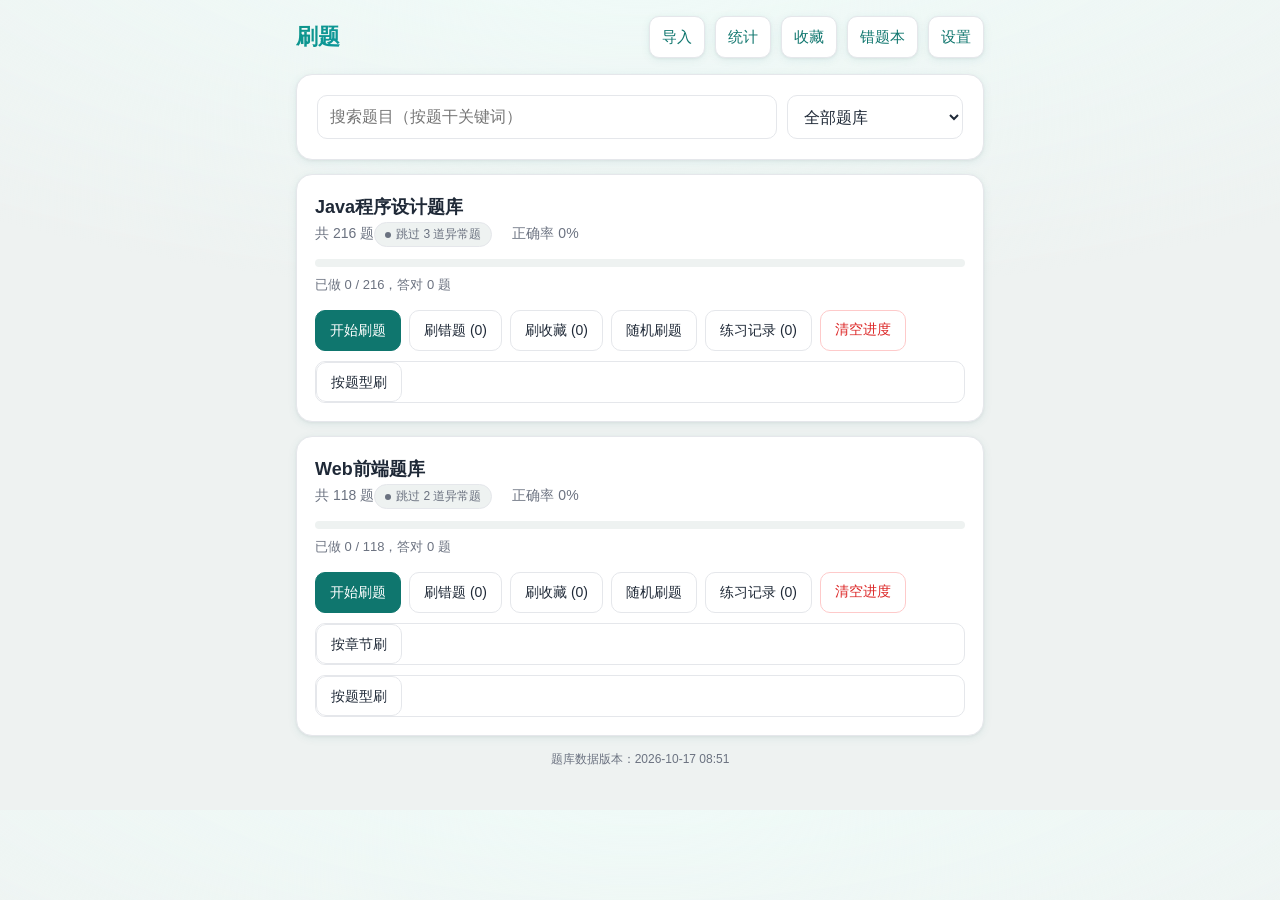
<file: index.html>
<!DOCTYPE html>
<html lang="zh-CN">
<head>
  <meta charset="UTF-8">
  <meta name="viewport" content="width=device-width, initial-scale=1.0, maximum-scale=1.0, user-scalable=no">
  <title>刷题</title>
  <link rel="stylesheet" href="css/style.css">
</head>
<body>
  <div class="container">
    <div class="topbar">
      <h1>刷题</h1>
      <a class="back-link" href="import.html">导入</a>
      <a class="back-link" href="stats.html">统计</a>
      <a class="back-link" href="fav.html">收藏</a>
      <a class="back-link" href="wrong.html">错题本</a>
      <a class="back-link" href="javascript:void(0)" id="btn-settings">设置</a>
    </div>

    <div class="card toolbar">
      <input type="search" id="bank-search" class="search-input" placeholder="搜索题目（按题干关键词）">
      <select id="bank-switch" class="select-input">
        <option value="">全部题库</option>
      </select>
    </div>

    <div id="bank-list"></div>

    <p class="version-note" id="version-note"></p>
  </div>

  <!-- 设置面板 -->
  <div class="mask" id="settings-mask" style="display:none;">
    <div class="modal-box">
      <p class="modal-title">设置</p>
      <div class="setting-row">
        <span class="label">深色模式</span>
        <div class="seg" id="theme-seg">
          <button data-theme="light">浅色</button>
          <button data-theme="dark">深色</button>
        </div>
      </div>
      <div class="setting-row">
        <span class="label">字体大小</span>
        <div class="seg" id="font-seg">
          <button data-font="normal">中</button>
          <button data-font="large">大</button>
          <button data-font="xlarge">特大</button>
        </div>
      </div>
      <div class="setting-row">
        <span class="label">大按钮</span>
        <div class="seg" id="bigbtn-seg">
          <button data-bigbtn="0">关</button>
          <button data-bigbtn="1">开</button>
        </div>
      </div>
      <div class="setting-row">
        <span class="label">答题音效</span>
        <div class="seg" id="sound-seg">
          <button data-sound="0">关</button>
          <button data-sound="1">开</button>
        </div>
      </div>
      <div class="modal-actions">
        <button class="btn btn-primary" id="settings-close">完成</button>
      </div>
    </div>
  </div>

  <script src="js/data.js"></script>
  <script src="js/common.js"></script>
  <script src="js/index.js"></script>
</body>
</html>
</file>
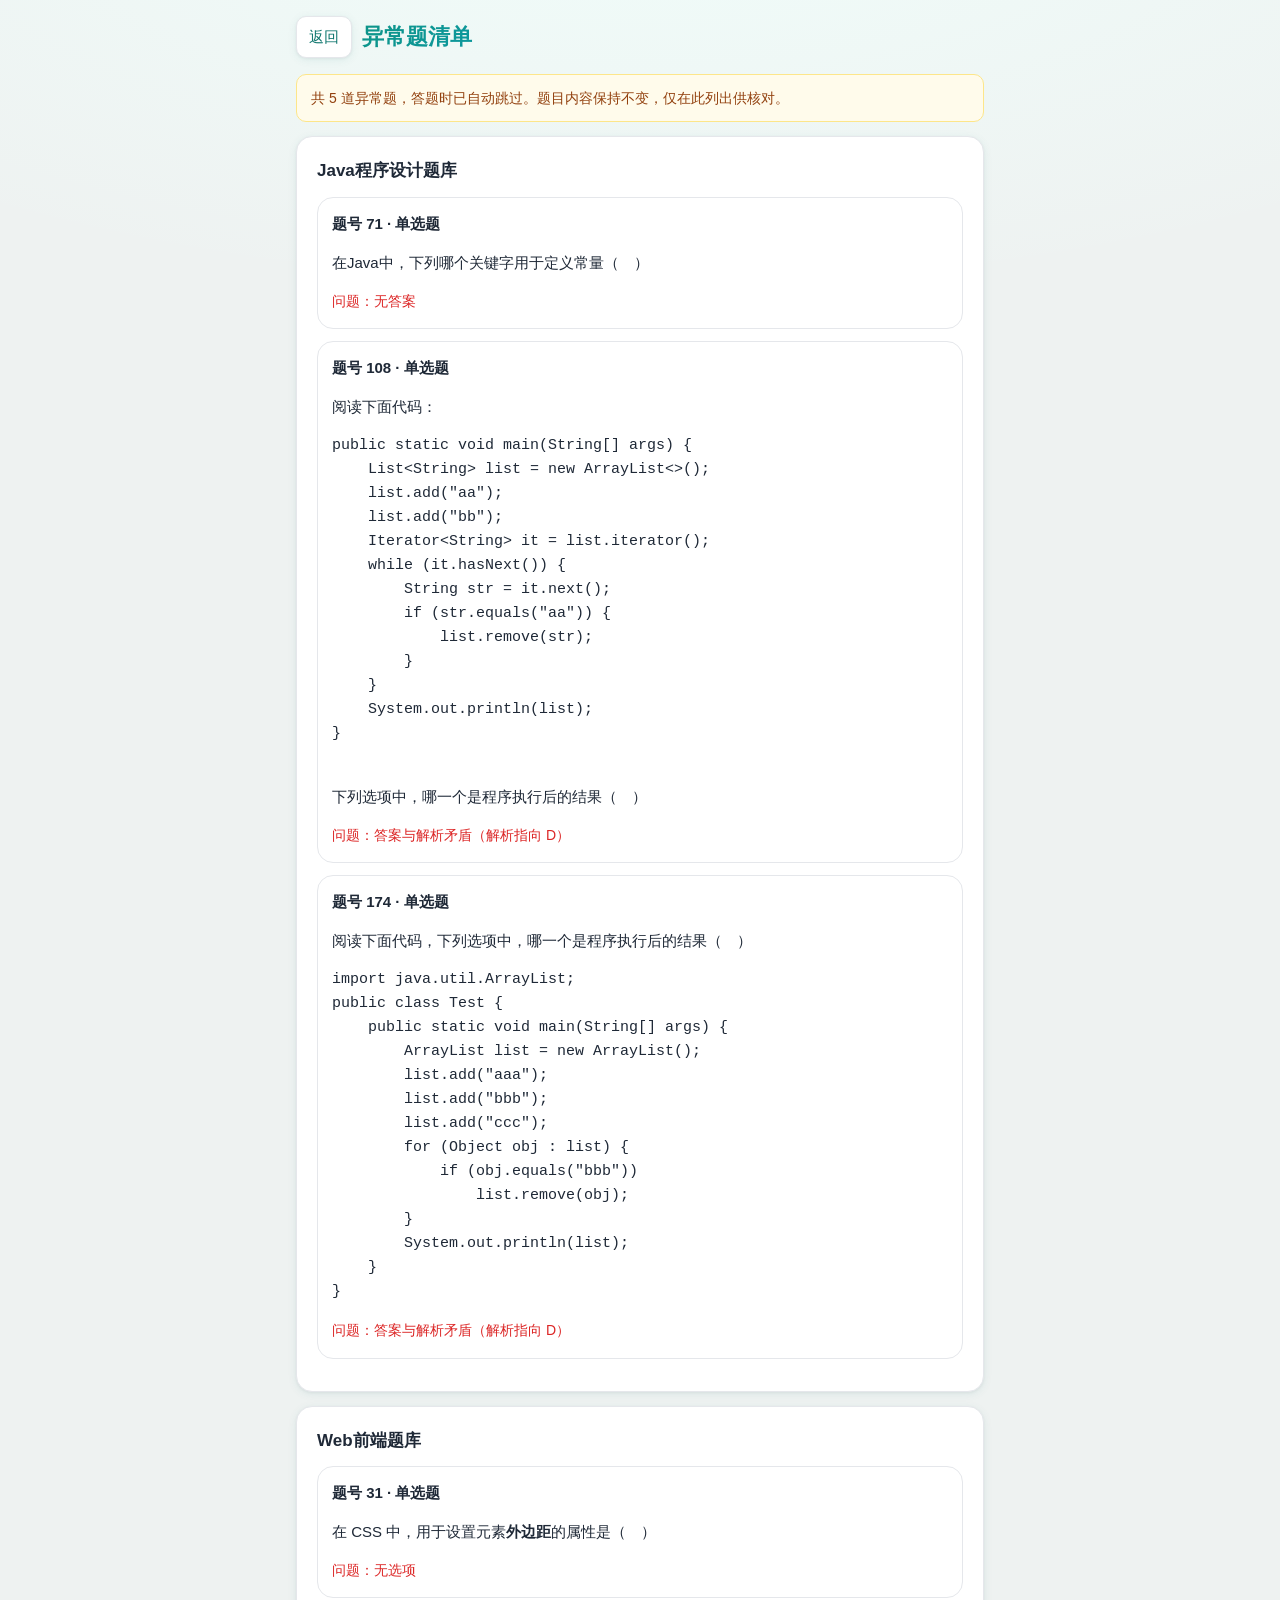
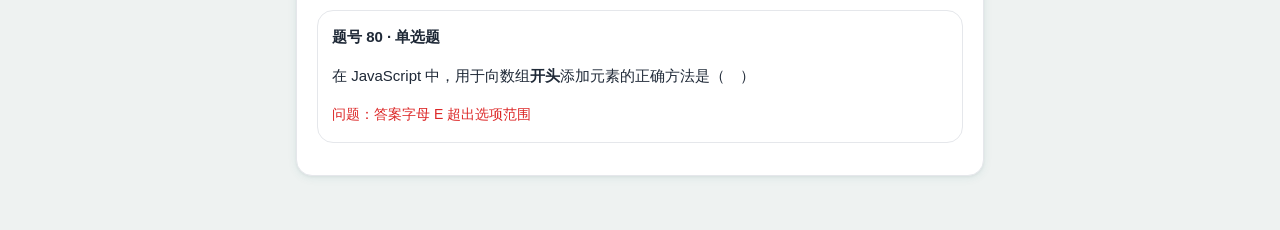
<file: abnormal.html>
<!DOCTYPE html>
<html lang="zh-CN">
<head>
  <meta charset="UTF-8">
  <meta name="viewport" content="width=device-width, initial-scale=1.0, maximum-scale=1.0, user-scalable=no">
  <title>异常题清单</title>
  <link rel="stylesheet" href="css/style.css">
</head>
<body>
  <div class="container">
    <div class="topbar">
      <a class="back-link" href="index.html">返回</a>
      <h1>异常题清单</h1>
    </div>
    <div id="abnormal-body"></div>
  </div>
  <script src="js/data.js"></script>
  <script src="js/common.js"></script>
  <script src="js/abnormal.js"></script>
</body>
</html>
</file>
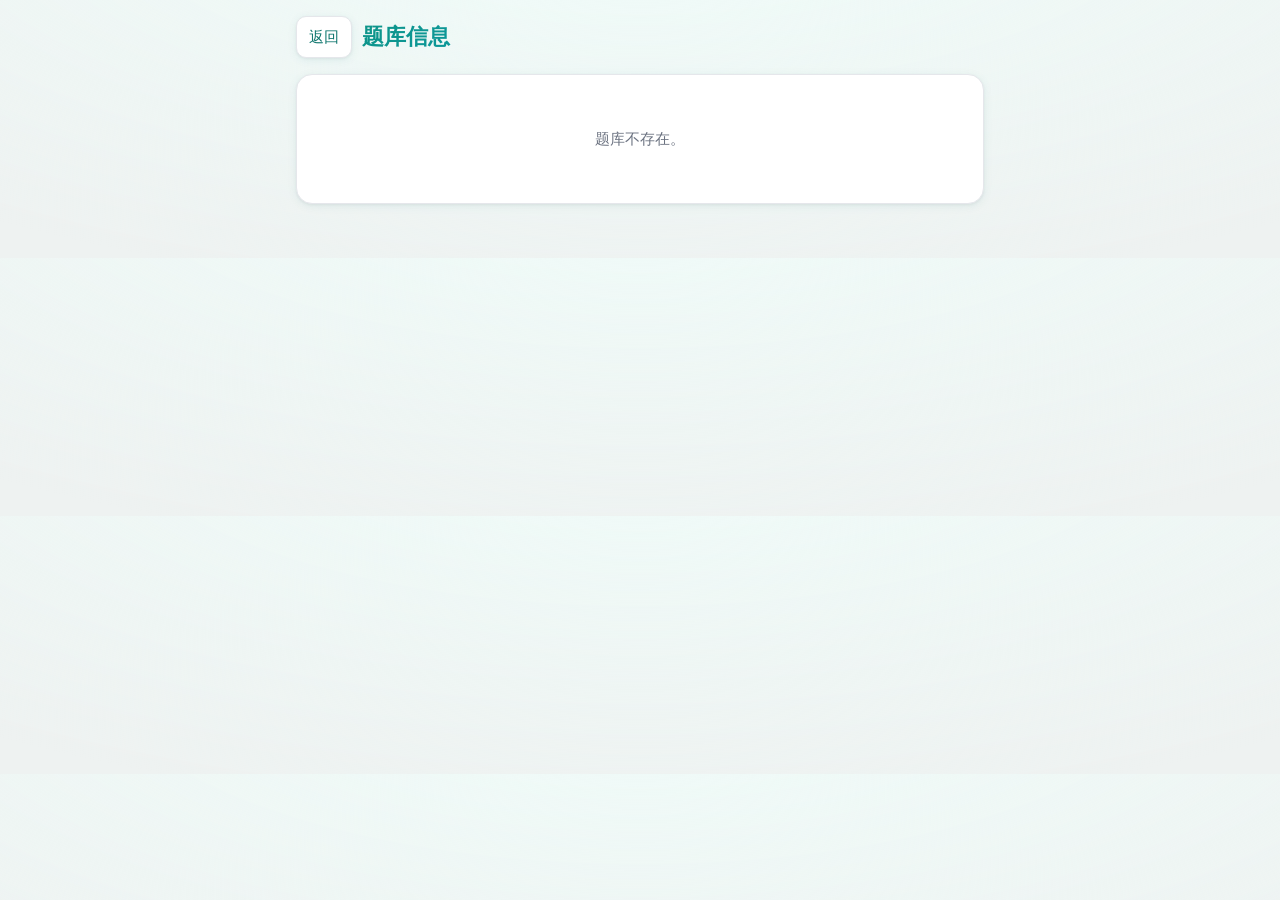
<file: bank-info.html>
<!DOCTYPE html>
<html lang="zh-CN">
<head>
  <meta charset="UTF-8">
  <meta name="viewport" content="width=device-width, initial-scale=1.0, maximum-scale=1.0, user-scalable=no">
  <title>题库信息</title>
  <link rel="stylesheet" href="css/style.css">
</head>
<body>
  <div class="container">
    <div class="topbar">
      <a class="back-link" href="index.html">返回</a>
      <h1 id="info-title">题库信息</h1>
    </div>
    <div id="info-body"></div>
  </div>
  <script src="js/data.js"></script>
  <script src="js/common.js"></script>
  <script src="js/bank-info.js"></script>
</body>
</html>
</file>
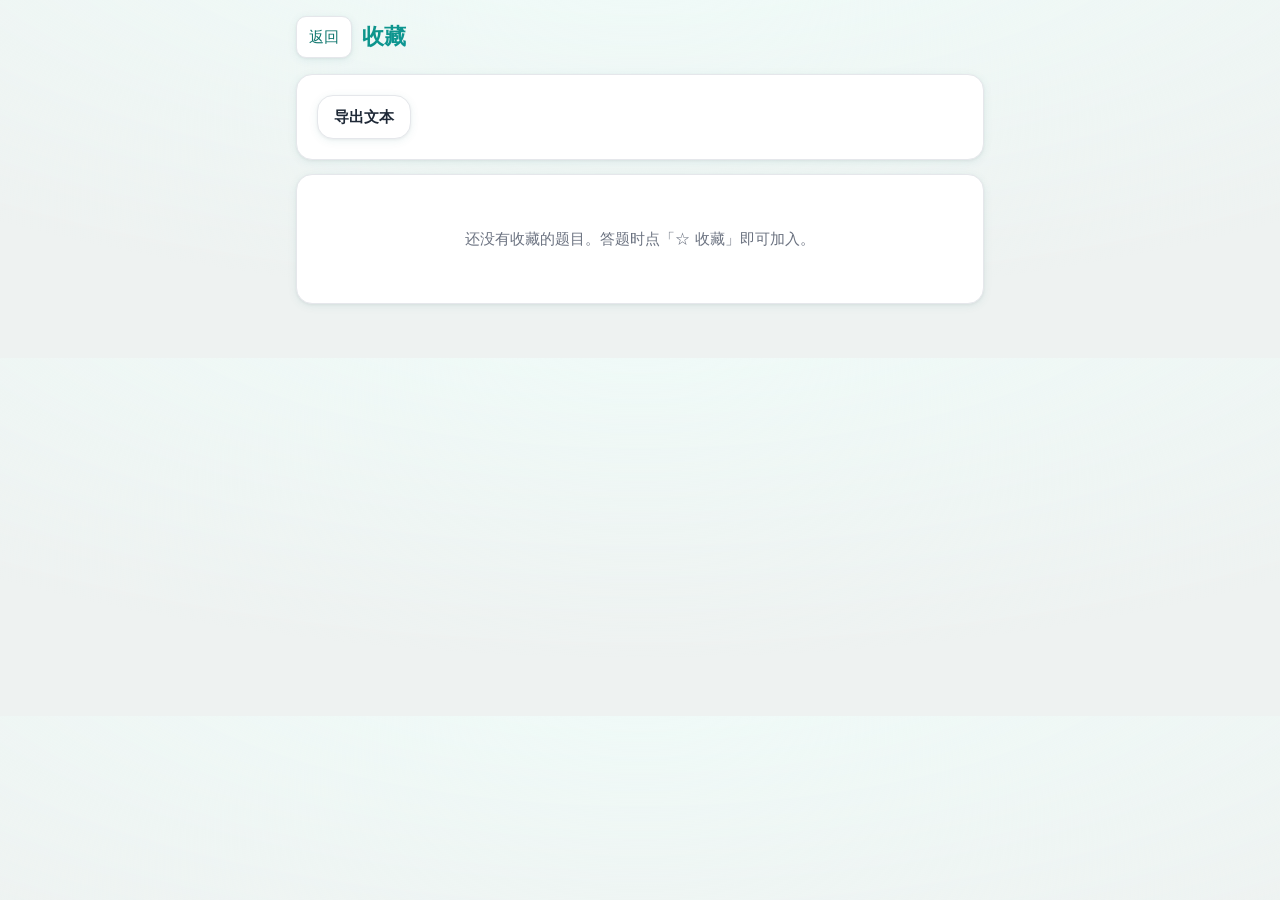
<file: fav.html>
<!DOCTYPE html>
<html lang="zh-CN">
<head>
  <meta charset="UTF-8">
  <meta name="viewport" content="width=device-width, initial-scale=1.0, maximum-scale=1.0, user-scalable=no">
  <title>收藏</title>
  <link rel="stylesheet" href="css/style.css">
</head>
<body>
  <div class="container">
    <div class="topbar">
      <a class="back-link" href="index.html">返回</a>
      <h1>收藏</h1>
    </div>

    <div class="card toolbar">
      <button class="btn btn-secondary btn-sm" id="export-btn">导出文本</button>
    </div>

    <div id="fav-body"></div>
  </div>

  <script src="js/data.js"></script>
  <script src="js/common.js"></script>
  <script src="js/fav.js"></script>
</body>
</html>
</file>
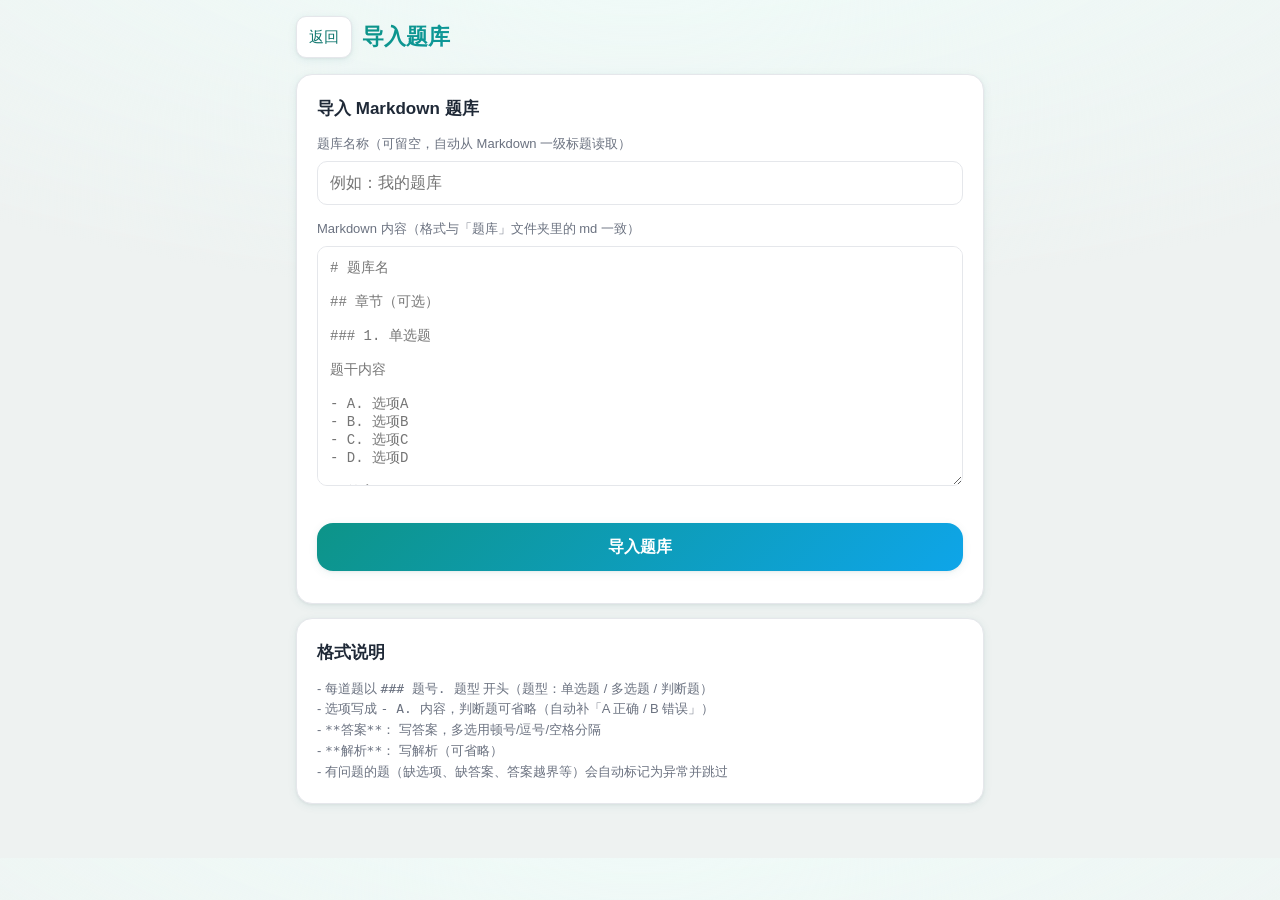
<file: import.html>
<!DOCTYPE html>
<html lang="zh-CN">
<head>
  <meta charset="UTF-8">
  <meta name="viewport" content="width=device-width, initial-scale=1.0, maximum-scale=1.0, user-scalable=no">
  <title>导入题库</title>
  <link rel="stylesheet" href="css/style.css">
</head>
<body>
  <div class="container">
    <div class="topbar">
      <a class="back-link" href="index.html">返回</a>
      <h1>导入题库</h1>
    </div>

    <div class="card">
      <p class="group-title">导入 Markdown 题库</p>
      <p class="bank-progress-text" style="margin:0 0 6px;">题库名称（可留空，自动从 Markdown 一级标题读取）</p>
      <input type="text" id="bank-name" class="search-input" style="width:100%;margin-bottom:14px;" placeholder="例如：我的题库">

      <p class="bank-progress-text" style="margin:0 0 6px;">Markdown 内容（格式与「题库」文件夹里的 md 一致）</p>
      <textarea id="bank-md" class="md-input" placeholder="# 题库名

## 章节（可选）

### 1. 单选题

题干内容

- A. 选项A
- B. 选项B
- C. 选项C
- D. 选项D

**答案**：B
**解析**：解析内容"></textarea>

      <div class="btn-row">
        <button class="btn btn-primary" id="import-btn">导入题库</button>
      </div>
      <p id="import-msg" class="bank-progress-text" style="margin:12px 0 0;"></p>
    </div>

    <div class="card">
      <p class="group-title">格式说明</p>
      <div class="bank-progress-text">
        - 每道题以 <code>### 题号. 题型</code> 开头（题型：单选题 / 多选题 / 判断题）<br>
        - 选项写成 <code>- A. 内容</code>，判断题可省略（自动补「A 正确 / B 错误」）<br>
        - <code>**答案**：</code> 写答案，多选用顿号/逗号/空格分隔<br>
        - <code>**解析**：</code> 写解析（可省略）<br>
        - 有问题的题（缺选项、缺答案、答案越界等）会自动标记为异常并跳过
      </div>
    </div>
  </div>

  <script src="js/data.js"></script>
  <script src="js/common.js"></script>
  <script src="js/import.js"></script>
</body>
</html>
</file>
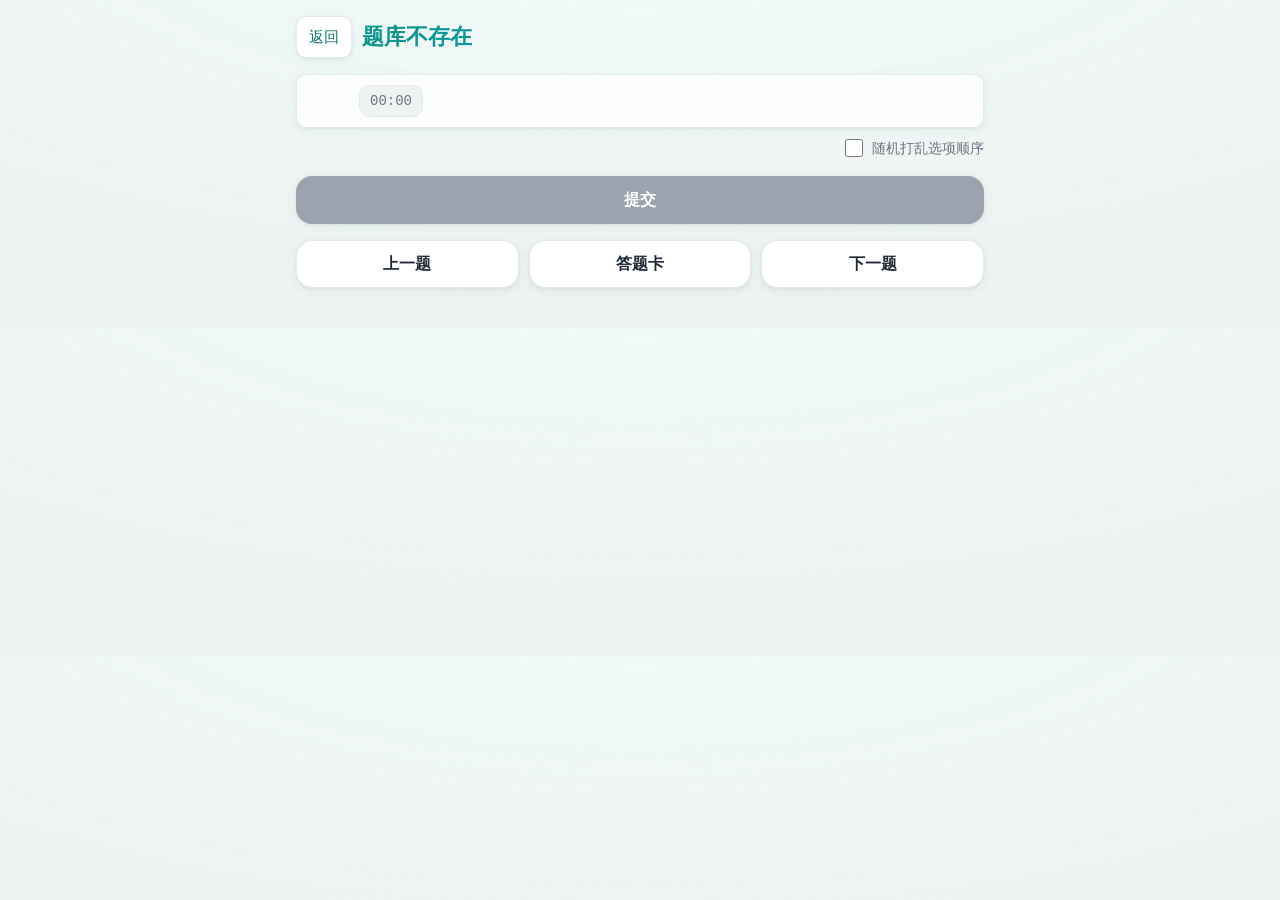
<file: quiz.html>
<!DOCTYPE html>
<html lang="zh-CN">
<head>
  <meta charset="UTF-8">
  <meta name="viewport" content="width=device-width, initial-scale=1.0, maximum-scale=1.0, user-scalable=no">
  <title>答题</title>
  <link rel="stylesheet" href="css/style.css">
</head>
<body class="quiz-page">
  <div class="container">
    <div class="topbar">
      <a class="back-link" href="index.html">返回</a>
      <h1 id="bank-name">答题</h1>
    </div>

    <div class="quiz-info">
      <span class="num" id="info-pos"></span>
      <span id="info-correct"></span>
      <span id="info-remain"></span>
      <span class="timer" id="info-timer">00:00</span>
      <span id="info-mode"></span>
    </div>

    <div class="opt-toolbar">
      <label class="opt-toggle"><input type="checkbox" id="opt-shuffle-toggle"> 随机打乱选项顺序</label>
    </div>

    <div class="card" id="quiz-card">
      <div id="stem-head"></div>
      <div class="stem" id="stem"></div>
      <div id="options"></div>
      <div class="feedback" id="feedback" style="display:none;"></div>
    </div>

    <div class="quiz-actions">
      <div class="btn-row">
        <button class="btn btn-primary" id="btn-submit" disabled>提交</button>
      </div>
      <div class="btn-row">
        <button class="btn btn-secondary" id="btn-prev">上一题</button>
        <button class="btn btn-secondary" id="btn-sheet">答题卡</button>
        <button class="btn btn-secondary" id="btn-next">下一题</button>
      </div>
    </div>
  </div>

  <!-- 答题卡弹层 -->
  <div class="mask" id="sheet-mask" style="display:none;">
    <div class="sheet">
      <p class="sheet-title">答题卡</p>
      <div class="sheet-legend">
        <span><span class="dot" style="background:var(--green)"></span>答对</span>
        <span><span class="dot" style="background:var(--red)"></span>答错</span>
        <span><span class="dot" style="background:var(--primary-weak);border:1px solid var(--primary)"></span>已选</span>
        <span><span class="dot" style="background:#fff;border:1px solid var(--border)"></span>未做</span>
        <span><span class="dot" style="background:var(--primary)"></span>当前</span>
      </div>
      <div class="sheet-grid" id="sheet-grid"></div>
      <div class="sheet-actions">
        <button class="btn btn-secondary" id="btn-first-wrong">跳到第一道错题</button>
        <button class="btn btn-primary" id="btn-sheet-close">关闭</button>
      </div>
    </div>
  </div>

  <!-- 交卷确认弹层 -->
  <div class="mask" id="submit-mask" style="display:none;">
    <div class="modal-box">
      <p class="modal-title">交卷确认</p>
      <p class="modal-text" id="submit-text"></p>
      <div class="modal-actions">
        <button class="btn btn-secondary" id="btn-submit-cancel">再检查一下</button>
        <button class="btn btn-primary" id="btn-submit-ok">确认交卷</button>
      </div>
    </div>
  </div>

  <script src="js/data.js"></script>
  <script src="js/common.js"></script>
  <script src="js/quiz.js"></script>
</body>
</html>
</file>
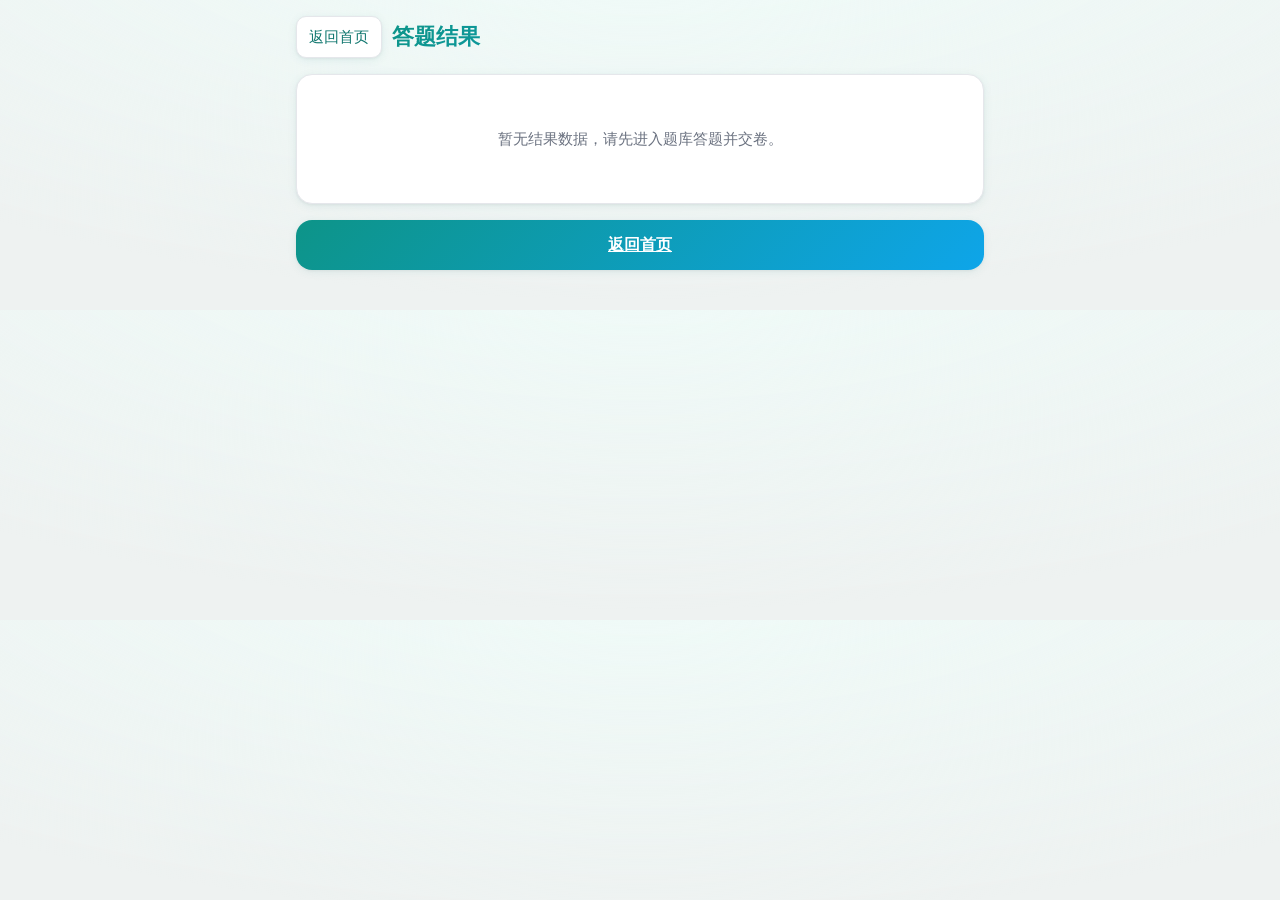
<file: result.html>
<!DOCTYPE html>
<html lang="zh-CN">
<head>
  <meta charset="UTF-8">
  <meta name="viewport" content="width=device-width, initial-scale=1.0, maximum-scale=1.0, user-scalable=no">
  <title>答题结果</title>
  <link rel="stylesheet" href="css/style.css">
</head>
<body>
  <div class="container">
    <div class="topbar">
      <a class="back-link" href="index.html">返回首页</a>
      <h1 id="result-title">答题结果</h1>
    </div>

    <div id="result-body"></div>
  </div>

  <script src="js/data.js"></script>
  <script src="js/common.js"></script>
  <script src="js/result.js"></script>
</body>
</html>
</file>
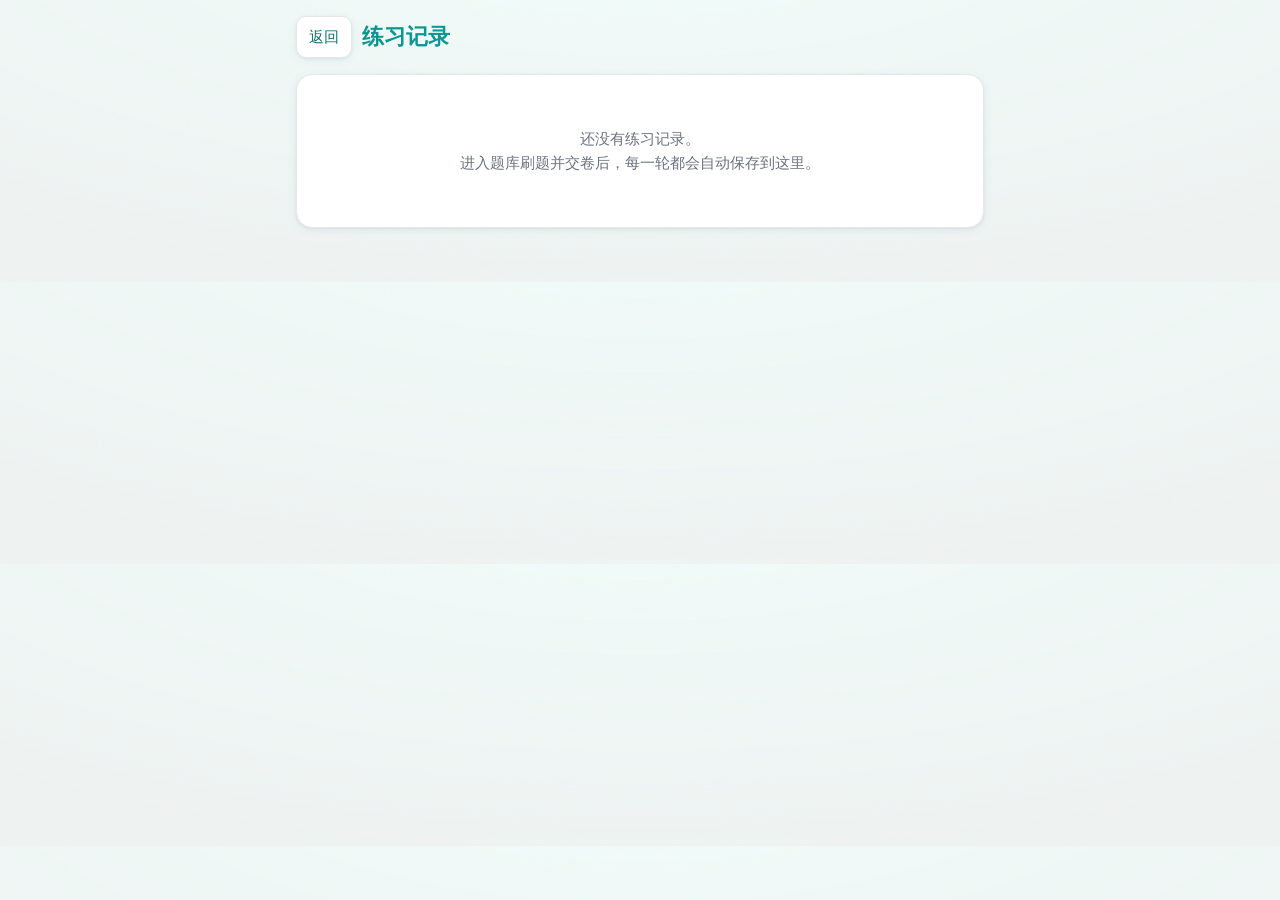
<file: rounds.html>
<!DOCTYPE html>
<html lang="zh-CN">
<head>
  <meta charset="UTF-8">
  <meta name="viewport" content="width=device-width, initial-scale=1.0, maximum-scale=1.0, user-scalable=no">
  <title>练习记录</title>
  <link rel="stylesheet" href="css/style.css">
</head>
<body>
  <div class="container">
    <div class="topbar">
      <a class="back-link" href="index.html">返回</a>
      <h1>练习记录</h1>
    </div>

    <div id="rounds-body"></div>
  </div>

  <script src="js/data.js"></script>
  <script src="js/common.js"></script>
  <script src="js/rounds.js"></script>
</body>
</html>
</file>
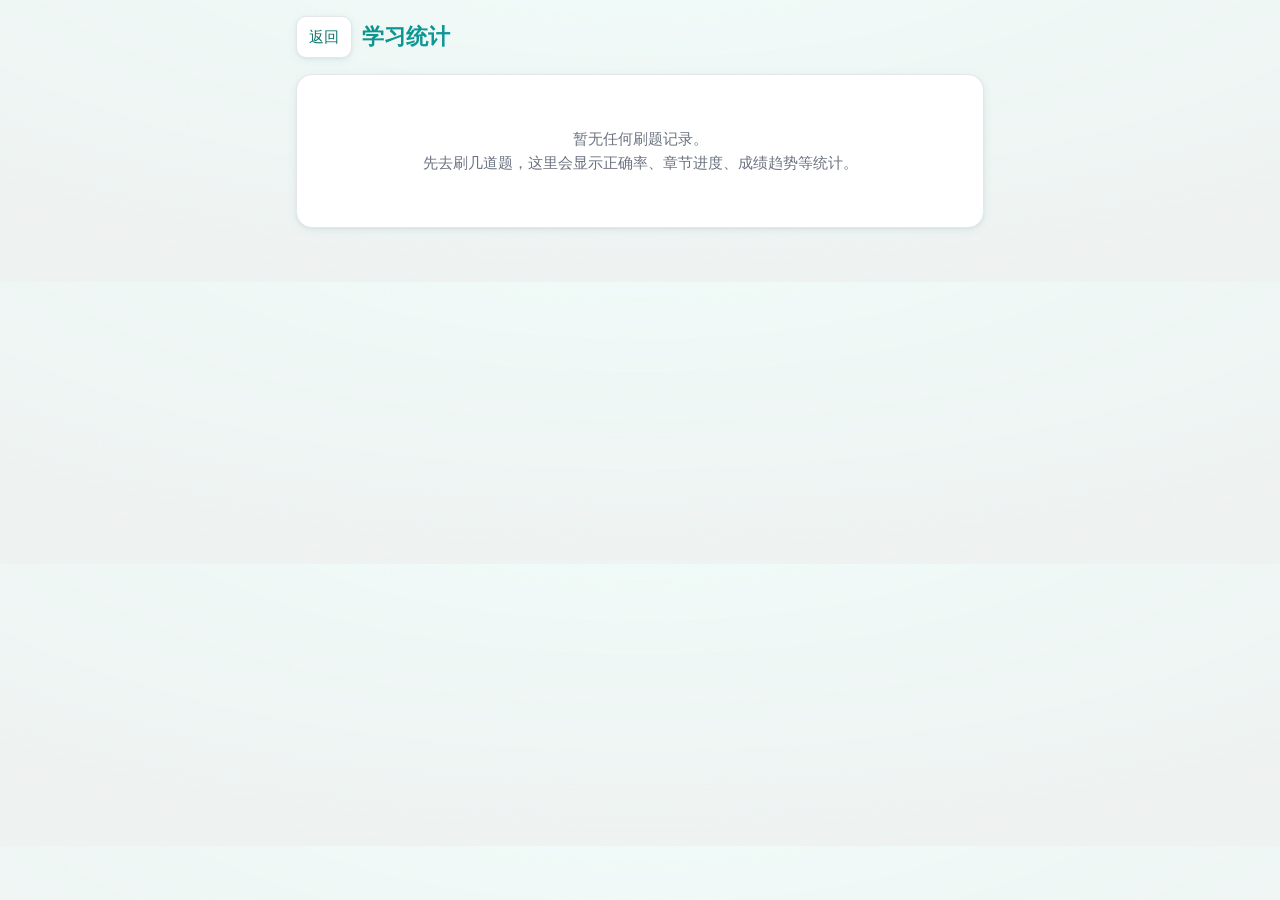
<file: stats.html>
<!DOCTYPE html>
<html lang="zh-CN">
<head>
  <meta charset="UTF-8">
  <meta name="viewport" content="width=device-width, initial-scale=1.0, maximum-scale=1.0, user-scalable=no">
  <title>学习统计</title>
  <link rel="stylesheet" href="css/style.css">
</head>
<body>
  <div class="container">
    <div class="topbar">
      <a class="back-link" href="index.html">返回</a>
      <h1>学习统计</h1>
    </div>

    <div id="stats-body"></div>
  </div>

  <script src="js/data.js"></script>
  <script src="js/common.js"></script>
  <script src="js/stats.js"></script>
</body>
</html>
</file>
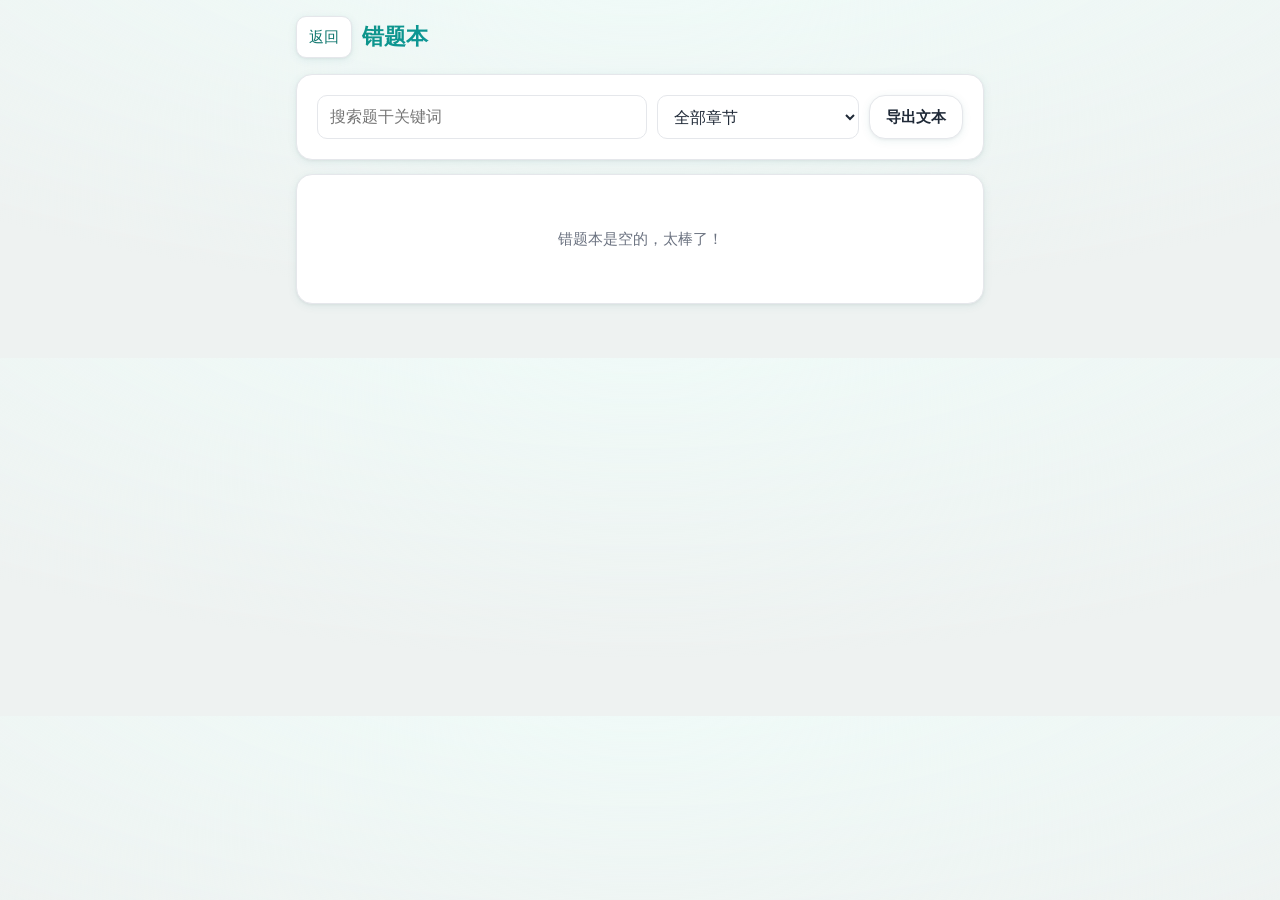
<file: wrong.html>
<!DOCTYPE html>
<html lang="zh-CN">
<head>
  <meta charset="UTF-8">
  <meta name="viewport" content="width=device-width, initial-scale=1.0, maximum-scale=1.0, user-scalable=no">
  <title>错题本</title>
  <link rel="stylesheet" href="css/style.css">
</head>
<body>
  <div class="container">
    <div class="topbar">
      <a class="back-link" href="index.html">返回</a>
      <h1>错题本</h1>
    </div>

    <div class="card toolbar">
      <input type="search" id="search" class="search-input" placeholder="搜索题干关键词">
      <select id="chapter-filter" class="select-input">
        <option value="">全部章节</option>
      </select>
      <button class="btn btn-secondary btn-sm" id="export-btn">导出文本</button>
    </div>

    <div id="wrong-body"></div>
  </div>

  <script src="js/data.js"></script>
  <script src="js/common.js"></script>
  <script src="js/wrong.js"></script>
</body>
</html>
</file>
<file: css/style.css>
/* ===== 刷题网站统一样式（松石绿 · 渐变 · 精致） ===== */

:root {
  --bg: #eef2f1;
  --card: #ffffff;
  --primary: #0f766e;
  --primary-2: #0ea5e9;
  --primary-weak: #f0fdfa;
  --text: #1f2937;
  --text-2: #6b7280;
  --border: #e5e7eb;
  --green: #16a34a;
  --green-weak: #dcfce7;
  --red: #dc2626;
  --red-weak: #fee2e2;
  --purple: #7c3aed;
  --purple-weak: #f5f3ff;
  --orange: #ea580c;
  --orange-weak: #fff7ed;
  --radius: 16px;
  --radius-sm: 10px;
  --fs-base: 16px;
  --fs-stem: 17px;
  --fs-option: 16px;
  --btn-min: 48px;
  --code-bg: #f6f8fa;
  --code-text: #111827;
  --grad-primary: linear-gradient(135deg, #0d9488 0%, #0ea5e9 100%);
  --grad-correct: linear-gradient(135deg, #22c55e 0%, #14b8a6 100%);
  --grad-wrong: linear-gradient(135deg, #ef4444 0%, #f97316 100%);
  --shadow: 0 2px 10px rgba(15, 118, 110, 0.08), 0 1px 3px rgba(0, 0, 0, 0.05);
  --shadow-lg: 0 10px 30px rgba(15, 118, 110, 0.16);
}

/* 深色模式 */
html[data-theme="dark"] {
  --bg: #0e1412;
  --card: #17201d;
  --primary: #2dd4bf;
  --primary-2: #38bdf8;
  --primary-weak: #134e4a;
  --text: #e8eceb;
  --text-2: #9ca3af;
  --border: #2c3934;
  --green: #4ade80;
  --green-weak: #14532d;
  --red: #f87171;
  --red-weak: #7f1d1d;
  --purple: #a78bfa;
  --purple-weak: #312e81;
  --orange: #fb923c;
  --orange-weak: #7c2d12;
  --code-bg: #111827;
  --code-text: #e5e7eb;
  --shadow: 0 2px 10px rgba(0, 0, 0, 0.4);
  --shadow-lg: 0 10px 30px rgba(0, 0, 0, 0.5);
}

/* 字体大小调节（三档差距拉开：中 16 / 大 20 / 特大 24） */
html[data-font="large"] { --fs-base: 20px; --fs-stem: 21px; --fs-option: 20px; }
html[data-font="xlarge"] { --fs-base: 24px; --fs-stem: 26px; --fs-option: 24px; }

/* 大按钮模式（48px → 64px，差距明显） */
html[data-bigbtn="1"] { --btn-min: 64px; }

* {
  box-sizing: border-box;
  -webkit-tap-highlight-color: transparent;
}

html, body {
  margin: 0;
  padding: 0;
}

body {
  background: var(--bg);
  background-image: radial-gradient(1100px 420px at 50% -120px, var(--primary-weak), transparent);
  color: var(--text);
  font-family: -apple-system, BlinkMacSystemFont, "Segoe UI", "PingFang SC",
    "Microsoft YaHei", "Helvetica Neue", Arial, sans-serif;
  font-size: var(--fs-base);
  line-height: 1.6;
  -webkit-font-smoothing: antialiased;
}

.container {
  max-width: 640px;
  margin: 0 auto;
  padding: 16px 16px 40px;
}

/* ===== 顶部标题栏 ===== */
.topbar {
  display: flex;
  align-items: center;
  gap: 10px;
  margin-bottom: 16px;
}

.topbar h1 {
  font-size: 22px;
  font-weight: 700;
  margin: 0;
  flex: 1;
  word-break: break-all;
  background: var(--grad-primary);
  -webkit-background-clip: text;
  background-clip: text;
  -webkit-text-fill-color: transparent;
}

.back-link {
  flex: 0 0 auto;
  text-decoration: none;
  color: var(--primary);
  font-size: 15px;
  padding: 8px 12px;
  border: 1px solid var(--border);
  border-radius: var(--radius-sm);
  background: var(--card);
  box-shadow: var(--shadow);
}

/* ===== 卡片 ===== */
.card {
  background: var(--card);
  border: 1px solid var(--border);
  border-radius: var(--radius);
  padding: 20px;
  margin-bottom: 14px;
  box-shadow: var(--shadow);
}

/* ===== 首页题库卡片 ===== */
.bank-card {
  display: block;
  text-decoration: none;
  color: inherit;
  background: var(--card);
  border: 1px solid var(--border);
  border-radius: var(--radius);
  padding: 18px;
  margin-bottom: 14px;
  box-shadow: var(--shadow);
  transition: transform 0.16s ease, box-shadow 0.16s ease;
}

.bank-card:hover {
  transform: translateY(-2px);
  box-shadow: var(--shadow-lg);
}

.bank-card .bank-name {
  font-size: 18px;
  font-weight: 600;
  margin: 0 0 6px;
}

.bank-card .bank-meta {
  font-size: 14px;
  color: var(--text-2);
  margin: 0 0 12px;
}

.progress-wrap {
  height: 8px;
  background: var(--bg);
  border-radius: 999px;
  overflow: hidden;
}

.progress-bar {
  height: 100%;
  background: var(--grad-primary);
  width: 0%;
  border-radius: inherit;
  transition: width 0.4s ease;
}

.bank-progress-text {
  font-size: 13px;
  color: var(--text-2);
  margin-top: 8px;
}

/* ===== 标签 ===== */
.tag {
  display: inline-flex;
  align-items: center;
  gap: 5px;
  font-size: 12px;
  padding: 2px 10px;
  border-radius: 999px;
  border: 1px solid var(--border);
  color: var(--text-2);
  background: var(--bg);
  margin-right: 6px;
}

.tag::before {
  content: "";
  width: 6px;
  height: 6px;
  border-radius: 50%;
  background: currentColor;
}

.tag-single { color: var(--primary); border-color: #99f6e4; background: var(--primary-weak); }
.tag-multiple { color: var(--purple); border-color: #ddd6fe; background: var(--purple-weak); }
.tag-judge { color: var(--orange); border-color: #fed7aa; background: var(--orange-weak); }

/* ===== 答题信息条 ===== */
.quiz-info {
  display: flex;
  flex-wrap: wrap;
  gap: 8px 16px;
  font-size: 15px;
  color: var(--text-2);
  padding: 10px 14px;
  background: var(--card);
  border: 1px solid var(--border);
  border-radius: var(--radius-sm);
  margin-bottom: 14px;
}

.quiz-info .num { font-weight: 600; color: var(--text); }

/* ===== 题干 ===== */
.stem {
  font-size: var(--fs-stem);
  margin: 0 0 16px;
  word-break: break-word;
}

.stem p { margin: 0 0 10px; }
.stem p:last-child { margin-bottom: 0; }

.stem pre {
  background: var(--code-bg);
  border: 1px solid var(--border);
  border-radius: var(--radius-sm);
  padding: 12px;
  overflow-x: auto;
  margin: 10px 0;
}

.stem pre code {
  font-family: "SF Mono", "Consolas", "Courier New", monospace;
  font-size: 14px;
  line-height: 1.5;
  color: var(--code-text);
  white-space: pre;
}

.stem code {
  font-family: "SF Mono", "Consolas", "Courier New", monospace;
  font-size: 14px;
  background: var(--code-bg);
  border: 1px solid var(--border);
  border-radius: 4px;
  padding: 1px 5px;
}

/* ===== 选项 ===== */
.option {
  display: flex;
  align-items: flex-start;
  gap: 12px;
  width: 100%;
  text-align: left;
  padding: 14px 16px;
  margin-bottom: 10px;
  background: var(--card);
  border: 1.5px solid var(--border);
  border-radius: var(--radius);
  font-size: var(--fs-option);
  line-height: 1.5;
  cursor: pointer;
  color: var(--text);
  word-break: break-word;
  box-shadow: var(--shadow);
  transition: transform 0.12s ease, box-shadow 0.12s ease, border-color 0.12s ease, background 0.12s ease;
}

.option:not(.locked):hover {
  transform: translateY(-1px);
  box-shadow: var(--shadow-lg);
}

.option .key {
  flex: 0 0 auto;
  width: 28px;
  height: 28px;
  border-radius: 50%;
  border: 1.5px solid var(--border);
  display: flex;
  align-items: center;
  justify-content: center;
  font-size: 14px;
  font-weight: 600;
  background: var(--card);
  color: var(--text);
}

.option .opt-text { flex: 1; }

.option .opt-text pre {
  background: var(--code-bg);
  border: 1px solid var(--border);
  border-radius: var(--radius-sm);
  padding: 10px;
  overflow-x: auto;
  margin: 8px 0 0;
}

.option .opt-text pre code {
  font-family: "SF Mono", "Consolas", "Courier New", monospace;
  font-size: 14px;
  line-height: 1.5;
  color: var(--code-text);
  white-space: pre;
}

.option .opt-text code {
  font-family: "SF Mono", "Consolas", "Courier New", monospace;
  font-size: 14px;
  background: var(--code-bg);
  border: 1px solid var(--border);
  border-radius: 4px;
  padding: 1px 5px;
}

/* 选中态（答题中） */
.option.selected {
  border-color: var(--primary);
  background: var(--primary-weak);
}

.option.selected .key {
  border-color: var(--primary);
  background: var(--grad-primary);
  color: #ffffff;
}

/* 提交后：正确答案 */
.option.correct {
  border-color: var(--green);
  background: var(--green-weak);
}

.option.correct .key {
  border-color: var(--green);
  background: var(--grad-correct);
  color: #ffffff;
}

/* 提交后：用户选错 */
.option.wrong {
  border-color: var(--red);
  background: var(--red-weak);
}

.option.wrong .key {
  border-color: var(--red);
  background: var(--grad-wrong);
  color: #ffffff;
}

/* 提交后禁用点击 */
.option.locked {
  cursor: default;
}

/* ===== 解析框 ===== */
.feedback {
  margin-top: 16px;
  padding: 14px 16px;
  border-radius: var(--radius);
  border: 1px solid var(--border);
}

.feedback.correct { background: var(--green-weak); border-color: #bbf7d0; }
.feedback.wrong { background: var(--red-weak); border-color: #fecaca; }

.feedback .fb-title {
  font-weight: 700;
  margin: 0 0 6px;
  font-size: 16px;
}

.feedback.correct .fb-title { color: var(--green); }
.feedback.wrong .fb-title { color: var(--red); }

.feedback .fb-answer {
  font-size: 15px;
  margin: 0 0 6px;
}

.feedback .fb-analysis {
  font-size: 15px;
  color: var(--text);
  margin: 0;
  word-break: break-word;
}

.feedback .fb-analysis code,
.feedback .fb-analysis pre {
  font-family: "SF Mono", "Consolas", "Courier New", monospace;
  background: rgba(0, 0, 0, 0.05);
  border-radius: 4px;
  padding: 1px 4px;
}

/* ===== 按钮 ===== */
.btn-row {
  display: flex;
  gap: 10px;
  margin-top: 16px;
}

.btn {
  flex: 1;
  min-height: var(--btn-min);
  padding: 12px 16px;
  font-size: 16px;
  font-weight: 600;
  border: none;
  border-radius: var(--radius);
  cursor: pointer;
  text-align: center;
  box-shadow: var(--shadow);
  transition: transform 0.12s ease, box-shadow 0.12s ease, filter 0.12s ease;
}

.btn:active { transform: scale(0.97); }

.btn-primary {
  background: var(--grad-primary);
  color: #ffffff;
}

.btn-primary:disabled {
  background: #9ca3af;
  cursor: default;
}

.btn-secondary {
  background: var(--card);
  color: var(--text);
  border: 1.5px solid var(--border);
}

.btn-danger {
  background: var(--grad-wrong);
  color: #ffffff;
}

.btn-ghost {
  background: transparent;
  color: var(--primary);
  border: 1.5px solid var(--primary);
}

.btn a {
  color: inherit;
  text-decoration: none;
  display: block;
}

/* ===== 结果页 ===== */
.result-stats {
  display: flex;
  gap: 10px;
  margin-bottom: 14px;
}

.stat {
  flex: 1;
  background: var(--card);
  border: 1px solid var(--border);
  border-radius: var(--radius);
  padding: 16px 12px;
  text-align: center;
  box-shadow: var(--shadow);
}

.stat .stat-num {
  font-size: 28px;
  font-weight: 700;
  line-height: 1.2;
}

.stat .stat-label {
  font-size: 13px;
  color: var(--text-2);
  margin-top: 4px;
}

.stat.green .stat-num { background: var(--grad-correct); -webkit-background-clip: text; background-clip: text; -webkit-text-fill-color: transparent; }
.stat.red .stat-num { background: var(--grad-wrong); -webkit-background-clip: text; background-clip: text; -webkit-text-fill-color: transparent; }
.stat.blue .stat-num { background: var(--grad-primary); -webkit-background-clip: text; background-clip: text; -webkit-text-fill-color: transparent; }

.wrong-item {
  border: 1px solid var(--border);
  border-radius: var(--radius);
  padding: 14px;
  margin-bottom: 12px;
  background: var(--card);
}

.wrong-item .wi-title {
  font-weight: 600;
  margin: 0 0 6px;
  font-size: 15px;
}

.wrong-item .wi-stem {
  font-size: 15px;
  margin: 0 0 8px;
  word-break: break-word;
}

.wrong-item .wi-line {
  font-size: 14px;
  margin: 2px 0;
  word-break: break-word;
}

.wrong-item .wi-line .your { color: var(--red); }
.wrong-item .wi-line .right { color: var(--green); }

/* ===== 提示条 ===== */
.notice {
  background: #fffbeb;
  border: 1px solid #fde68a;
  color: #92400e;
  border-radius: var(--radius-sm);
  padding: 12px 14px;
  font-size: 14px;
  margin-bottom: 14px;
}

.empty-tip {
  text-align: center;
  color: var(--text-2);
  padding: 32px 0;
  font-size: 15px;
}

/* ===== 大字号响应式（小屏进一步放大触控） ===== */
@media (max-width: 400px) {
  body { font-size: 15px; }
  .stem { font-size: 16px; }
  .option { font-size: 15px; padding: 13px 14px; }
}

/* ===== 计时 ===== */
.timer {
  font-variant-numeric: tabular-nums;
  font-family: "SF Mono", "Consolas", "Courier New", monospace;
  font-size: 14px;
  color: var(--text-2);
  background: var(--bg);
  border: 1px solid var(--border);
  border-radius: var(--radius-sm);
  padding: 4px 10px;
}

.timer.urgent { color: var(--red); border-color: #fecaca; }

/* ===== 模式标签 ===== */
.mode-tag {
  display: inline-block;
  font-size: 12px;
  padding: 2px 8px;
  border-radius: 999px;
  color: #ffffff;
  background: var(--primary);
  margin-left: 8px;
  vertical-align: middle;
}

/* ===== 首页题库卡片操作按钮 ===== */
.bank-actions {
  display: flex;
  flex-wrap: wrap;
  gap: 8px;
  margin-top: 14px;
}

.bank-btn {
  flex: 0 0 auto;
  font-size: 14px;
  padding: 8px 14px;
  border-radius: var(--radius-sm);
  border: 1px solid var(--border);
  background: var(--card);
  color: var(--text);
  cursor: pointer;
  text-decoration: none;
  display: inline-flex;
  align-items: center;
}

.bank-btn.primary {
  background: var(--primary);
  border-color: var(--primary);
  color: #ffffff;
}

.bank-btn.danger { color: var(--red); border-color: #fecaca; }

/* 章节下拉列表 */
.chapter-panel {
  margin-top: 10px;
  border: 1px solid var(--border);
  border-radius: var(--radius-sm);
  overflow: hidden;
}

.chapter-item {
  display: block;
  padding: 11px 14px;
  font-size: 14px;
  color: var(--text);
  border-bottom: 1px solid var(--border);
  background: var(--card);
  cursor: pointer;
  text-decoration: none;
}

.chapter-item:last-child { border-bottom: none; }
.chapter-item:active { background: var(--bg); }
.chapter-item .count { color: var(--text-2); float: right; }

/* ===== 答题卡弹层 ===== */
.mask {
  position: fixed;
  inset: 0;
  background: rgba(0, 0, 0, 0.45);
  z-index: 100;
  display: flex;
  align-items: center;
  justify-content: center;
  padding: 16px;
}

.sheet {
  background: var(--card);
  border-radius: var(--radius);
  width: 100%;
  max-width: 560px;
  max-height: 86vh;
  overflow: auto;
  padding: 20px;
}

.sheet-title {
  font-size: 16px;
  font-weight: 600;
  margin: 0 0 6px;
}

.sheet-legend {
  font-size: 12px;
  color: var(--text-2);
  margin: 0 0 14px;
  display: flex;
  gap: 12px;
  flex-wrap: wrap;
}

.sheet-legend .dot {
  display: inline-block;
  width: 10px;
  height: 10px;
  border-radius: 3px;
  margin-right: 4px;
  vertical-align: middle;
}

.sheet-grid {
  display: grid;
  grid-template-columns: repeat(auto-fill, minmax(46px, 1fr));
  gap: 10px;
  margin-bottom: 16px;
}

.sheet-cell {
  height: 46px;
  border: 1px solid var(--border);
  border-radius: 10px;
  display: flex;
  align-items: center;
  justify-content: center;
  font-size: 15px;
  cursor: pointer;
  background: var(--card);
  color: var(--text);
  user-select: none;
  transition: transform 0.1s ease, box-shadow 0.1s ease;
}

.sheet-cell:hover { transform: translateY(-1px); box-shadow: var(--shadow); }

.sheet-cell.correct { background: var(--green-weak); border-color: var(--green); color: var(--green); }
.sheet-cell.wrong { background: var(--red-weak); border-color: var(--red); color: var(--red); }
.sheet-cell.selected { background: var(--primary-weak); border-color: var(--primary); color: var(--primary); }
.sheet-cell.current { border-color: var(--primary); border-width: 2px; font-weight: 600; box-shadow: var(--shadow-lg); }

.sheet-actions { display: flex; gap: 10px; }

/* ===== 通用确认弹层 ===== */
.modal-box {
  background: var(--card);
  border-radius: var(--radius);
  padding: 24px;
  max-width: 400px;
  width: 100%;
}

.modal-title { font-size: 18px; font-weight: 600; margin: 0 0 10px; }
.modal-text { font-size: 15px; margin: 0 0 20px; color: var(--text-2); line-height: 1.6; }
.modal-actions { display: flex; gap: 10px; }

/* ===== 答题页设置行 ===== */
.opt-toolbar {
  display: flex;
  justify-content: flex-end;
  margin: -6px 0 12px;
}

.opt-toggle {
  font-size: 14px;
  color: var(--text-2);
  display: inline-flex;
  align-items: center;
  gap: 6px;
  cursor: pointer;
  user-select: none;
}

.opt-toggle input {
  width: 18px;
  height: 18px;
  accent-color: var(--primary);
}

/* ===== 电脑端更宽容器 ===== */
@media (min-width: 769px) {
  .container { max-width: 720px; }
}

/* ===== 错题本 ===== */
.toolbar {
  display: flex;
  flex-wrap: wrap;
  gap: 10px;
  align-items: center;
}

.search-input,
.select-input {
  min-height: 44px;
  padding: 8px 12px;
  font-size: 16px;
  border: 1.5px solid var(--border);
  border-radius: var(--radius-sm);
  background: var(--card);
  color: var(--text);
}

.search-input { flex: 1 1 160px; }
.select-input { flex: 0 0 auto; }

.btn-sm {
  flex: 0 0 auto;
  min-height: 44px;
  padding: 8px 16px;
  font-size: 15px;
}

.group-title {
  font-size: 17px;
  font-weight: 600;
  margin: 0 0 12px;
}

.remove-btn {
  float: right;
  font-size: 13px;
  padding: 4px 10px;
  border: 1px solid #fecaca;
  border-radius: 6px;
  background: var(--card);
  color: var(--red);
  cursor: pointer;
}

/* ===== 收藏 / 标记 ===== */
#stem-head {
  display: flex;
  flex-wrap: wrap;
  align-items: center;
  gap: 6px;
  margin-bottom: 12px;
}

.head-actions {
  margin-left: auto;
  display: inline-flex;
  gap: 6px;
}

.icon-btn {
  font-size: 13px;
  padding: 4px 10px;
  border: 1px solid var(--border);
  border-radius: 6px;
  background: var(--card);
  color: var(--text);
  cursor: pointer;
  white-space: nowrap;
}

.icon-btn.is-fav { color: #b45309; border-color: #fcd34d; background: #fffbeb; }
.icon-btn.flag-mastered { color: var(--green); border-color: #bbf7d0; background: var(--green-weak); }
.icon-btn.flag-doubt { color: #c2410c; border-color: #fed7aa; background: #fff7ed; }

.fav-meta {
  display: flex;
  align-items: center;
  gap: 10px;
  flex-wrap: wrap;
  margin-top: 10px;
}

.note-label {
  font-size: 14px;
  color: var(--text-2);
  display: inline-flex;
  align-items: center;
  gap: 6px;
  flex: 1 1 200px;
}

.note-input {
  flex: 1;
  min-height: 36px;
  padding: 4px 10px;
  font-size: 14px;
  border: 1.5px solid var(--border);
  border-radius: 6px;
  background: var(--card);
  color: var(--text);
}

/* ===== 学习统计 ===== */
.sub-title {
  font-size: 14px;
  font-weight: 600;
  color: var(--text-2);
  margin: 18px 0 8px;
}

.daily-row {
  display: flex;
  align-items: center;
  gap: 12px;
  padding: 8px 0;
  border-bottom: 1px solid var(--border);
  font-size: 14px;
}

.daily-row:last-child { border-bottom: none; }
.daily-date { flex: 0 0 100px; color: var(--text); }
.daily-count { flex: 1; color: var(--text-2); }
.daily-rate { color: var(--primary); font-weight: 500; }

.chapter-row { margin-bottom: 12px; }
.chapter-row-head {
  display: flex;
  justify-content: space-between;
  font-size: 14px;
  margin-bottom: 4px;
}

/* ===== 第五大步：界面与体验 ===== */

/* 动效（答对/答错） */
@keyframes fadeInUp {
  from { opacity: 0; transform: translateY(10px); }
  to { opacity: 1; transform: translateY(0); }
}
.feedback {
  animation: fadeInUp 0.25s cubic-bezier(0.22, 1, 0.36, 1);
  box-shadow: var(--shadow);
}

@keyframes bounceIn {
  0% { transform: scale(0.94); }
  55% { transform: scale(1.03); }
  75% { transform: scale(0.99); }
  100% { transform: scale(1); }
}
.option.correct, .option.wrong { animation: bounceIn 0.35s cubic-bezier(0.22, 1, 0.36, 1); }

/* 页面切换淡入上移 */
@keyframes pageIn {
  from { opacity: 0; transform: translateY(8px); }
  to { opacity: 1; transform: translateY(0); }
}
.container { animation: pageIn 0.28s cubic-bezier(0.22, 1, 0.36, 1); }

/* 答题页顶部固定进度条 */
.quiz-info {
  position: sticky;
  top: 0;
  z-index: 30;
  background: rgba(255, 255, 255, 0.82);
  -webkit-backdrop-filter: blur(10px);
  backdrop-filter: blur(10px);
  box-shadow: var(--shadow);
}

html[data-theme="dark"] .quiz-info {
  background: rgba(23, 32, 29, 0.82);
}

/* 移动端底部固定操作栏 */
@media (max-width: 768px) {
  body.quiz-page { padding-bottom: 140px; }
  .quiz-actions {
    position: fixed;
    bottom: 0;
    left: 0;
    right: 0;
    background: rgba(255, 255, 255, 0.85);
    -webkit-backdrop-filter: blur(10px);
    backdrop-filter: blur(10px);
    border-top: 1px solid var(--border);
    padding: 10px 16px calc(10px + env(safe-area-inset-bottom));
    z-index: 50;
  }
  html[data-theme="dark"] .quiz-actions {
    background: rgba(23, 32, 29, 0.85);
  }
  .quiz-actions .btn-row { margin-top: 0; }
  .quiz-actions .btn-row + .btn-row { margin-top: 8px; }
}

/* 设置面板 */
.setting-row {
  display: flex;
  align-items: center;
  justify-content: space-between;
  padding: 12px 0;
  border-bottom: 1px solid var(--border);
  font-size: 15px;
}
.setting-row:last-child { border-bottom: none; }
.setting-row .label { font-weight: 500; }
.seg {
  display: inline-flex;
  border: 1px solid var(--border);
  border-radius: 8px;
  overflow: hidden;
}
.seg button {
  font-size: 14px;
  padding: 7px 14px;
  border: none;
  background: var(--card);
  color: var(--text);
  cursor: pointer;
}
.seg button.active {
  background: var(--primary);
  color: #ffffff;
}

/* ===== 第六大步：题库与内容 ===== */
.bank-name-link {
  font-size: 18px;
  font-weight: 600;
  color: var(--text);
  text-decoration: none;
}
.bank-name-link:hover { color: var(--primary); }

.version-note {
  text-align: center;
  color: var(--text-2);
  font-size: 12px;
  margin: 8px 0 0;
}

.md-input {
  width: 100%;
  min-height: 240px;
  padding: 12px;
  font-size: 14px;
  font-family: "SF Mono", "Consolas", "Courier New", monospace;
  border: 1.5px solid var(--border);
  border-radius: var(--radius-sm);
  background: var(--card);
  color: var(--text);
  resize: vertical;
  margin-bottom: 14px;
}

mark {
  background: #fde68a;
  color: inherit;
  padding: 0 2px;
  border-radius: 3px;
}

/* ===== 题目搜索结果 ===== */
.search-count {
  font-size: 14px;
  color: var(--text-2);
  margin: 0 0 12px;
}
.search-result { cursor: pointer; }
.search-result .bank-name {
  font-size: 15px;
  font-weight: 600;
  margin: 0 0 6px;
}
.search-result .wi-stem {
  font-size: 15px;
  color: var(--text);
  word-break: break-word;
}

/* ===== 练习记录（轮次） ===== */
.round-item {
  border: 1px solid var(--border);
  border-radius: var(--radius);
  padding: 14px 16px;
  margin-bottom: 10px;
  background: var(--card);
  box-shadow: var(--shadow);
  cursor: pointer;
}
.round-head {
  display: flex;
  justify-content: space-between;
  align-items: center;
}
.round-time {
  font-size: 15px;
  font-weight: 600;
  color: var(--text);
}
.round-rate {
  font-size: 18px;
  font-weight: 700;
}
.round-rate.good { color: var(--green); }
.round-rate.bad { color: var(--red); }
.round-meta {
  font-size: 13px;
  color: var(--text-2);
  margin-top: 4px;
}
.round-detail {
  margin-top: 12px;
  border-top: 1px dashed var(--border);
  padding-top: 12px;
}
.round-detail-head {
  margin-bottom: 12px;
}
.round-detail-head .wi-line {
  margin: 0 0 10px;
}
</file>
